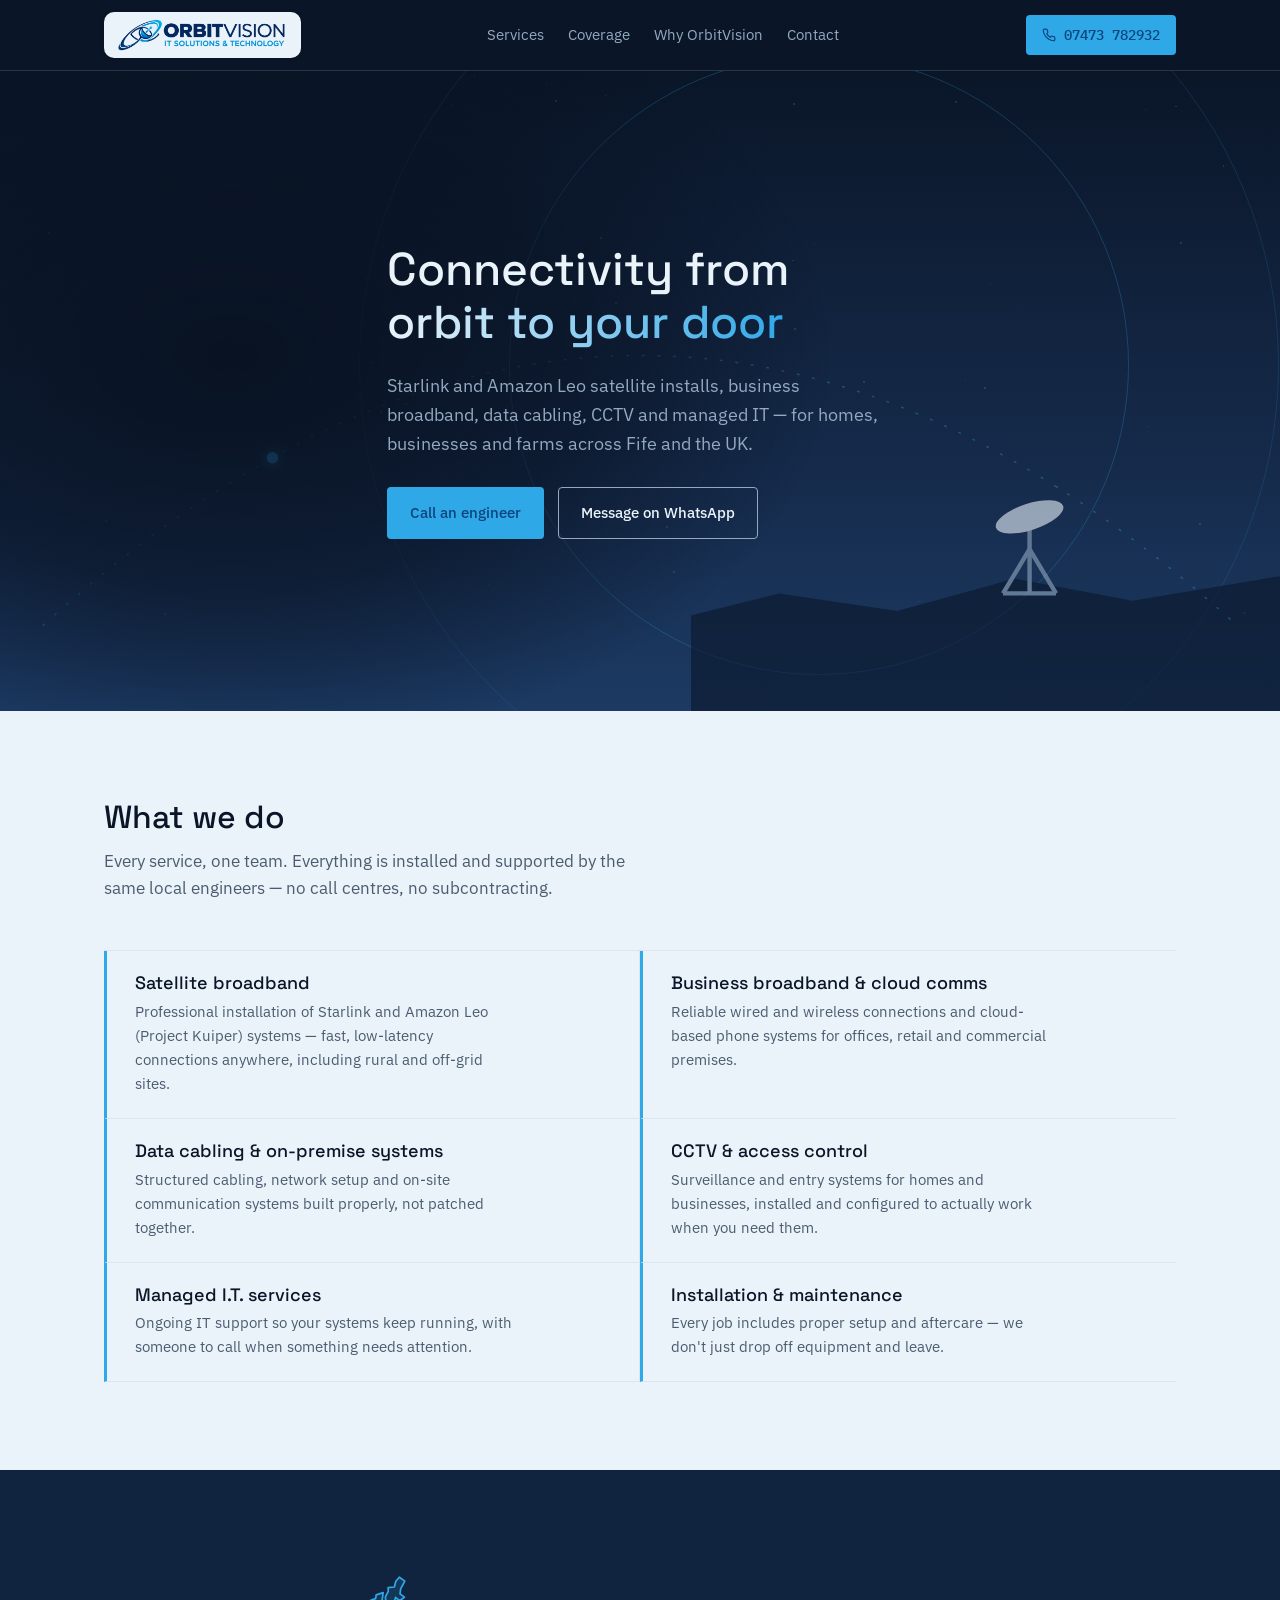
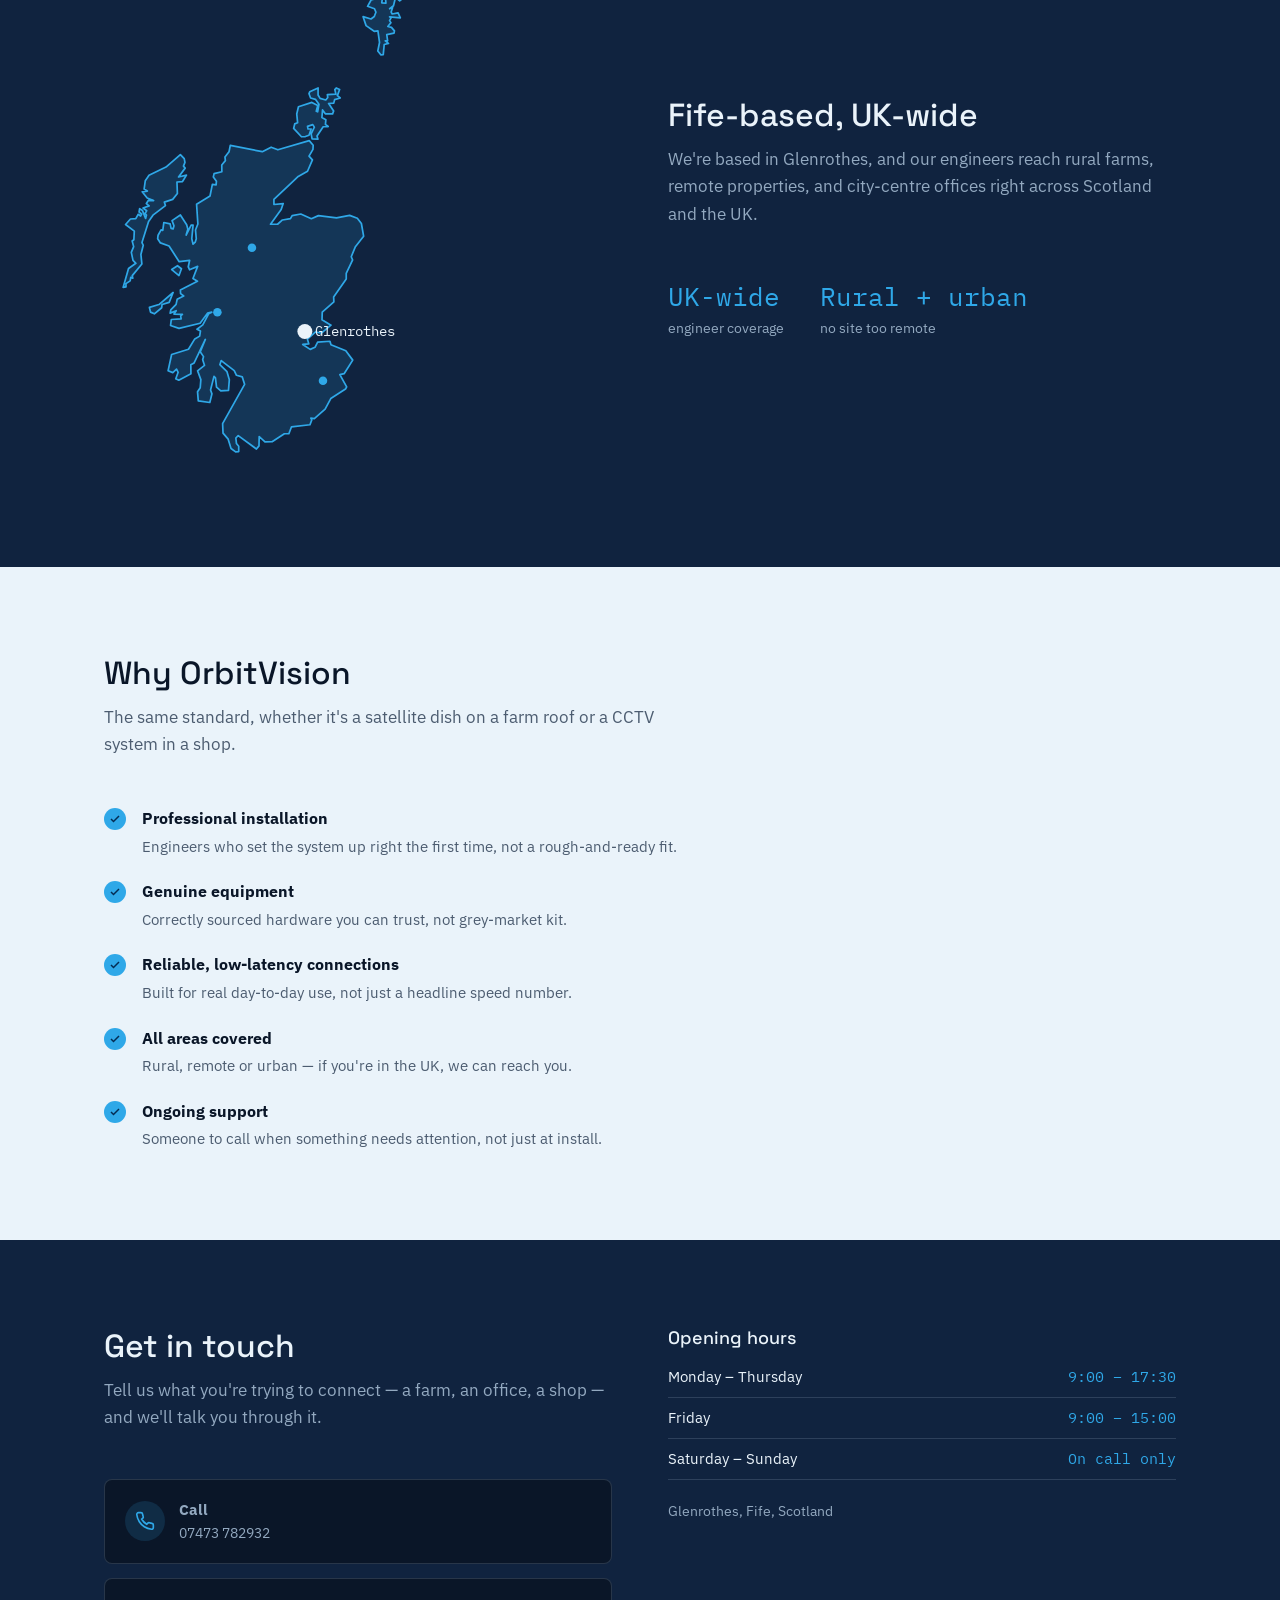
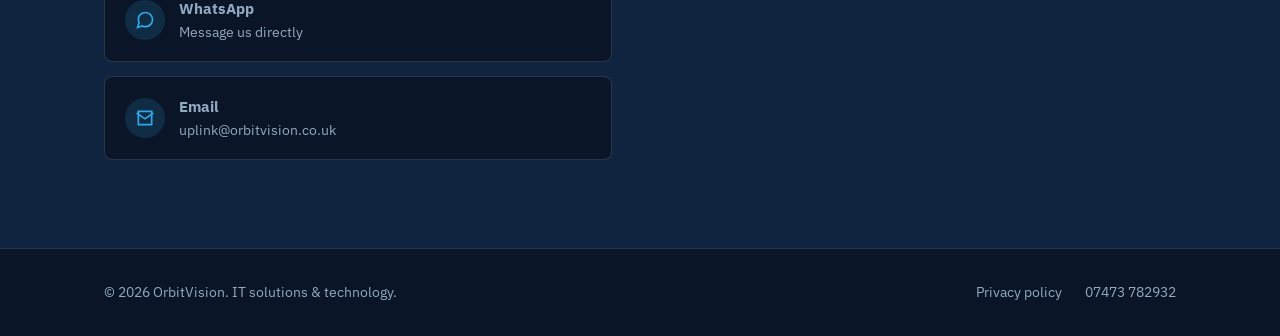
<file: index.html>
<!DOCTYPE html>
<html lang="en-GB">
<head>
<meta charset="UTF-8">
<meta name="viewport" content="width=device-width, initial-scale=1.0">
<title>OrbitVision — Satellite Broadband, CCTV &amp; IT Solutions | Fife &amp; UK-wide</title>
<meta name="description" content="OrbitVision installs Starlink and Amazon Leo satellite broadband, business connectivity, CCTV, access control and managed IT — for homes, businesses and farms across Fife and the UK.">
<meta name="robots" content="index, follow">
<link rel="canonical" href="https://orbitvision.co.uk/">
<meta property="og:title" content="OrbitVision — IT Solutions &amp; Technology">
<meta property="og:description" content="Satellite broadband, business connectivity, CCTV and managed IT — Fife-based, UK-wide.">
<meta property="og:type" content="website">
<meta property="og:url" content="https://orbitvision.co.uk/">
<meta property="og:image" content="https://orbitvision.co.uk/assets/og-image.png">
<meta property="og:image:width" content="1200">
<meta property="og:image:height" content="630">
<meta property="og:image:alt" content="OrbitVision — IT solutions and technology">
<meta name="twitter:card" content="summary_large_image">
<meta name="twitter:image" content="https://orbitvision.co.uk/assets/og-image.png">
<link rel="icon" type="image/png" href="/assets/favicon.png">
<link rel="preconnect" href="https://fonts.googleapis.com">
<link href="https://fonts.googleapis.com/css2?family=Space+Grotesk:wght@500&family=IBM+Plex+Sans:wght@400;500&family=IBM+Plex+Mono:wght@500&display=swap" rel="stylesheet">
<link rel="stylesheet" href="/style.css">
<script type="application/ld+json">
{
  "@context": "https://schema.org",
  "@type": "ProfessionalService",
  "name": "OrbitVision",
  "description": "Satellite broadband (Starlink and Amazon Leo), business broadband, data cabling, CCTV, access control and managed IT services.",
  "url": "https://orbitvision.co.uk/",
  "telephone": "+447473782932",
  "email": "uplink@orbitvision.co.uk",
  "image": "https://orbitvision.co.uk/assets/logo-full.png",
  "logo": "https://orbitvision.co.uk/assets/logo-full.png",
  "address": {
    "@type": "PostalAddress",
    "addressLocality": "Glenrothes",
    "addressRegion": "Fife",
    "addressCountry": "GB"
  },
  "areaServed": {
    "@type": "Country",
    "name": "United Kingdom"
  },
  "openingHoursSpecification": [
    {
      "@type": "OpeningHoursSpecification",
      "dayOfWeek": ["Monday", "Tuesday", "Wednesday", "Thursday"],
      "opens": "09:00",
      "closes": "17:30"
    },
    {
      "@type": "OpeningHoursSpecification",
      "dayOfWeek": ["Friday"],
      "opens": "09:00",
      "closes": "15:00"
    }
  ],
  "priceRange": "££"
}
</script>
</head>
<body>
<a class="skip-link" href="#main">Skip to content</a>

<header class="site-header">
  <div class="wrap header-row">
    <a class="brand" href="/">
      <img src="/assets/logo-header.png" alt="OrbitVision — IT solutions and technology" height="34">
    </a>
    <nav class="main-nav" id="main-nav" aria-label="Primary">
      <a href="#services">Services</a>
      <a href="#coverage">Coverage</a>
      <a href="#why">Why OrbitVision</a>
      <a href="#contact">Contact</a>
    </nav>
    <div style="display:flex; align-items:center; gap:10px;">
      <a class="nav-call" href="tel:+447473782932" aria-label="Call 07473 782932">
        <svg width="14" height="14" viewBox="0 0 24 24" fill="none" stroke="currentColor" stroke-width="2" aria-hidden="true"><path d="M22 16.92v3a2 2 0 0 1-2.18 2 19.79 19.79 0 0 1-8.63-3.07 19.5 19.5 0 0 1-6-6 19.79 19.79 0 0 1-3.07-8.67A2 2 0 0 1 4.11 2h3a2 2 0 0 1 2 1.72c.127.96.361 1.903.7 2.81a2 2 0 0 1-.45 2.11L8.09 9.91a16 16 0 0 0 6 6l1.27-1.27a2 2 0 0 1 2.11-.45c.907.339 1.85.573 2.81.7A2 2 0 0 1 22 16.92z"/></svg>
        <span class="nav-call-text">07473 782932</span>
      </a>
      <button class="nav-toggle" id="nav-toggle" aria-expanded="false" aria-controls="main-nav" aria-label="Open menu">
        <svg viewBox="0 0 24 24" fill="none" stroke="currentColor" stroke-width="2" aria-hidden="true"><line x1="3" y1="6" x2="21" y2="6"/><line x1="3" y1="12" x2="21" y2="12"/><line x1="3" y1="18" x2="21" y2="18"/></svg>
      </button>
    </div>
  </div>
</header>

<main id="main">

  <section class="hero" id="hero">
    <div class="hero-bg" aria-hidden="true">
      <div class="orbit-layer" id="orbit-layer">
        <div class="orbit-ring outer"></div>
        <div class="orbit-ring inner"></div>
      </div>
      <div class="hero-stars" id="hero-stars"></div>
      <svg class="hero-dish" viewBox="0 0 400 280" preserveAspectRatio="xMidYMax slice">
        <path d="M-20 220 L60 200 L140 212 L220 190 L300 205 L420 185 L420 280 L-20 280 Z" fill="#0A1628"/>
        <line x1="230" y1="150" x2="230" y2="200" stroke="#93A9C0" stroke-width="3"/>
        <line x1="212" y1="200" x2="248" y2="200" stroke="#93A9C0" stroke-width="3"/>
        <line x1="212" y1="200" x2="230" y2="170" stroke="#93A9C0" stroke-width="3"/>
        <line x1="248" y1="200" x2="230" y2="170" stroke="#93A9C0" stroke-width="3"/>
        <ellipse cx="230" cy="148" rx="24" ry="9" fill="#EAF3FA" transform="rotate(-18 230 148)"/>
      </svg>
      <svg class="hero-orbit-path" viewBox="0 0 900 500" preserveAspectRatio="xMidYMax slice">
        <defs>
          <filter id="sat-glow" x="-80%" y="-80%" width="260%" height="260%">
            <feGaussianBlur stdDeviation="4.5" result="blur"/>
            <feMerge><feMergeNode in="blur"/><feMergeNode in="SourceGraphic"/></feMerge>
          </filter>
        </defs>
        <path d="M 30 440 Q 450 60 870 440" fill="none" stroke="#2FA8E8" stroke-width="1" stroke-dasharray="2 9" opacity="0.35"/>
        <circle r="4" fill="#2FA8E8" filter="url(#sat-glow)">
          <animateMotion dur="8s" repeatCount="indefinite" path="M 30 440 Q 450 60 870 440"/>
        </circle>
      </svg>
      <div class="hero-vignette"></div>
    </div>
    <div class="wrap">
      <div class="hero-content">
        <h1>Connectivity from<br><span>orbit to your door</span></h1>
        <p class="lede">Starlink and Amazon Leo satellite installs, business broadband, data cabling, CCTV and managed IT — for homes, businesses and farms across Fife and the UK.</p>
        <div class="hero-ctas">
          <a class="btn btn-primary" href="tel:+447473782932">Call an engineer</a>
          <a class="btn btn-secondary" href="https://wa.me/447473782932?text=Hi%2C%20I%27d%20like%20to%20know%20more%20about%20your%20services." target="_blank" rel="noopener">Message on WhatsApp</a>
        </div>
      </div>
    </div>
  </section>

  <section class="section-ice" id="services">
    <div class="wrap">
      <h2 class="eyebrow-free-heading">What we do</h2>
      <p class="section-lede">Every service, one team. Everything is installed and supported by the same local engineers — no call centres, no subcontracting.</p>
      <div class="service-list">
        <div class="service-item">
          <h3>Satellite broadband</h3>
          <p>Professional installation of Starlink and Amazon Leo (Project Kuiper) systems — fast, low-latency connections anywhere, including rural and off-grid sites.</p>
        </div>
        <div class="service-item">
          <h3>Business broadband &amp; cloud comms</h3>
          <p>Reliable wired and wireless connections and cloud-based phone systems for offices, retail and commercial premises.</p>
        </div>
        <div class="service-item">
          <h3>Data cabling &amp; on-premise systems</h3>
          <p>Structured cabling, network setup and on-site communication systems built properly, not patched together.</p>
        </div>
        <div class="service-item">
          <h3>CCTV &amp; access control</h3>
          <p>Surveillance and entry systems for homes and businesses, installed and configured to actually work when you need them.</p>
        </div>
        <div class="service-item">
          <h3>Managed I.T. services</h3>
          <p>Ongoing IT support so your systems keep running, with someone to call when something needs attention.</p>
        </div>
        <div class="service-item">
          <h3>Installation &amp; maintenance</h3>
          <p>Every job includes proper setup and aftercare — we don't just drop off equipment and leave.</p>
        </div>
      </div>
    </div>
  </section>

  <section class="section-navy" id="coverage">
    <div class="wrap coverage-grid">
      <div class="coverage-art" aria-hidden="true">
        <svg viewBox="0 0 300 481">
          <path d="M 192.4 171.2 L 163.0 179.8 L 156.7 177.4 L 148.4 181.6 L 118.4 175.6 L 117.2 181.7 L 113.4 186.6 L 113.8 190.0 L 110.4 194.1 L 110.5 200.4 L 103.2 202.1 L 102.5 205.3 L 105.4 209.3 L 105.1 212.7 L 101.6 212.3 L 99.4 223.1 L 86.8 230.8 L 88.0 249.4 L 85.8 255.0 L 86.5 263.2 L 85.5 266.4 L 83.5 268.3 L 82.3 263.2 L 83.5 250.4 L 81.7 250.5 L 77.0 259.7 L 78.6 254.2 L 77.5 250.1 L 71.6 240.9 L 63.8 246.2 L 65.6 251.1 L 64.8 254.0 L 62.9 253.5 L 62.0 249.3 L 56.1 248.0 L 55.1 255.4 L 53.5 254.9 L 50.7 259.9 L 50.3 263.2 L 52.9 267.1 L 61.0 270.0 L 70.5 284.7 L 80.3 283.4 L 79.0 289.5 L 80.2 292.3 L 87.8 289.1 L 83.4 300.5 L 87.6 303.1 L 71.6 311.3 L 71.8 314.7 L 74.7 316.9 L 68.6 320.0 L 67.6 324.7 L 62.6 329.9 L 62.0 332.9 L 67.7 330.7 L 65.6 333.8 L 73.5 334.1 L 71.9 335.5 L 72.3 338.4 L 63.1 338.9 L 62.4 344.5 L 70.3 347.2 L 90.1 342.4 L 97.0 333.0 L 101.0 332.0 L 98.1 333.6 L 92.6 344.0 L 87.2 348.0 L 90.4 349.8 L 89.7 354.5 L 85.1 357.1 L 79.2 366.8 L 63.4 371.7 L 60.1 386.9 L 64.5 388.7 L 68.0 385.5 L 69.5 388.4 L 67.3 394.5 L 70.1 395.8 L 81.5 389.7 L 81.4 381.3 L 84.5 379.6 L 95.0 357.6 L 90.2 369.2 L 93.3 373.7 L 92.5 376.6 L 94.2 381.9 L 87.7 387.0 L 90.8 395.3 L 90.2 402.9 L 87.7 406.7 L 88.4 415.2 L 99.2 416.7 L 101.2 408.6 L 99.9 405.0 L 103.1 392.2 L 104.5 393.6 L 105.5 402.3 L 109.5 405.9 L 116.7 405.3 L 117.5 395.3 L 115.3 387.8 L 108.6 381.3 L 109.9 377.4 L 122.1 386.9 L 124.2 391.2 L 129.6 392.7 L 131.8 399.7 L 111.2 436.6 L 111.6 445.4 L 116.4 451.1 L 119.1 459.8 L 123.4 463.0 L 126.3 462.7 L 126.3 457.8 L 124.2 455.2 L 123.6 450.0 L 125.8 447.8 L 142.9 460.3 L 145.3 457.4 L 145.5 448.6 L 150.9 453.7 L 157.6 453.5 L 169.1 446.0 L 173.3 446.0 L 175.8 439.5 L 193.1 437.6 L 194.8 433.0 L 193.9 431.4 L 197.2 431.8 L 207.3 422.9 L 212.6 413.0 L 226.4 404.1 L 227.5 402.0 L 221.1 390.6 L 225.1 389.7 L 233.2 377.0 L 226.7 368.2 L 212.8 362.6 L 211.8 359.3 L 200.3 360.2 L 197.8 365.0 L 193.3 366.9 L 186.3 362.3 L 192.0 361.8 L 190.7 357.3 L 198.4 350.6 L 203.8 351.7 L 212.8 344.2 L 204.4 339.2 L 204.6 332.0 L 215.5 322.4 L 215.3 317.8 L 227.1 301.0 L 227.1 295.7 L 233.1 283.1 L 231.8 280.1 L 235.5 271.0 L 243.4 260.8 L 241.3 248.9 L 237.5 244.0 L 230.3 241.3 L 218.0 243.6 L 201.0 241.5 L 194.4 244.4 L 184.5 240.0 L 176.4 241.5 L 174.8 244.4 L 167.3 245.6 L 162.7 249.6 L 156.1 249.6 L 166.1 235.7 L 168.0 230.2 L 159.3 231.1 L 159.3 226.2 L 182.1 204.8 L 190.8 199.9 L 195.4 189.3 L 192.2 185.7 L 195.9 179.4 L 196.1 175.6 L 192.4 171.2 Z M 71.6 184.4 L 58.1 196.0 L 42.2 203.6 L 38.7 208.9 L 37.6 216.6 L 40.6 218.5 L 35.8 219.2 L 40.5 225.0 L 46.5 227.4 L 41.7 227.2 L 39.7 230.2 L 42.3 232.4 L 36.6 234.4 L 40.0 237.0 L 38.5 239.5 L 39.8 241.0 L 39.0 244.2 L 36.1 236.8 L 33.4 235.0 L 32.9 238.1 L 35.3 240.1 L 34.3 241.9 L 32.0 240.3 L 29.8 244.4 L 24.8 244.7 L 20.2 249.8 L 28.4 256.1 L 28.0 264.1 L 26.4 265.3 L 27.8 270.6 L 25.6 276.0 L 27.2 283.5 L 29.9 286.2 L 23.0 291.1 L 18.0 308.7 L 20.6 308.4 L 20.6 305.3 L 24.5 302.7 L 25.1 299.4 L 27.0 300.1 L 26.5 297.8 L 35.5 286.8 L 34.6 278.0 L 36.8 269.3 L 35.6 266.8 L 41.8 247.1 L 45.9 241.1 L 57.6 232.1 L 56.6 228.9 L 64.4 226.3 L 68.8 220.8 L 68.4 210.0 L 73.6 209.6 L 77.3 203.6 L 69.9 205.3 L 76.1 197.0 L 74.5 195.1 L 75.9 191.6 L 75.2 188.1 L 71.6 184.4 Z M 276.9 18.0 L 273.6 21.8 L 272.2 27.2 L 266.4 27.7 L 266.5 31.2 L 263.8 36.5 L 264.3 42.3 L 260.4 42.0 L 261.7 32.5 L 255.2 34.6 L 254.6 38.1 L 250.4 39.4 L 247.1 45.3 L 253.6 47.6 L 254.9 50.8 L 253.4 54.9 L 250.3 57.2 L 242.9 55.0 L 245.7 63.4 L 253.3 68.7 L 256.8 68.3 L 258.3 79.2 L 256.7 87.1 L 259.5 90.8 L 261.8 90.6 L 262.7 81.1 L 266.7 80.0 L 263.7 77.7 L 265.9 77.6 L 265.1 71.8 L 271.9 70.5 L 272.3 68.3 L 269.5 65.0 L 266.1 64.2 L 269.0 60.6 L 267.7 58.7 L 269.1 56.2 L 267.8 55.2 L 277.8 56.1 L 275.7 51.4 L 270.2 52.5 L 269.2 50.7 L 270.6 46.4 L 267.8 47.6 L 271.4 44.8 L 273.3 36.9 L 277.2 40.1 L 281.7 36.7 L 277.5 33.6 L 278.1 28.9 L 282.0 21.7 L 276.9 18.0 Z M 217.7 121.8 L 216.4 123.4 L 217.4 127.6 L 209.4 128.1 L 209.8 130.8 L 207.9 133.1 L 202.6 131.6 L 200.7 128.4 L 200.7 121.8 L 192.9 125.4 L 192.2 127.2 L 193.7 131.2 L 198.2 132.5 L 201.5 137.1 L 200.3 144.2 L 199.0 143.7 L 200.4 138.3 L 194.9 135.4 L 182.3 139.5 L 180.7 146.2 L 181.5 154.4 L 178.8 155.5 L 177.8 159.8 L 185.1 167.6 L 188.8 167.4 L 192.2 166.2 L 194.2 160.3 L 191.3 160.3 L 190.8 157.8 L 195.7 156.2 L 197.2 158.6 L 194.2 164.8 L 195.1 169.6 L 200.6 169.9 L 199.7 166.8 L 205.5 158.2 L 210.2 158.0 L 207.6 156.0 L 208.0 151.6 L 204.3 149.5 L 204.9 142.4 L 207.5 146.1 L 214.3 146.1 L 215.3 143.4 L 210.6 136.4 L 215.4 136.1 L 216.2 132.8 L 221.5 131.2 L 218.8 129.0 L 220.9 123.3 L 217.7 121.8 Z M 64.8 313.6 L 51.5 324.9 L 42.6 327.6 L 43.6 332.0 L 47.2 333.6 L 54.1 327.9 L 54.4 324.9 L 61.1 322.9 L 64.8 313.6 Z M 68.9 288.5 L 63.5 292.1 L 70.3 297.7 L 72.6 291.3 L 68.9 288.5 Z"
            fill="rgba(47,168,232,0.14)" stroke="#2FA8E8" stroke-width="1.6" stroke-linejoin="round"/>
          <circle cx="138.7" cy="271.7" r="4" fill="#2FA8E8"/>
          <circle cx="106.3" cy="332.2" r="4" fill="#2FA8E8"/>
          <circle cx="205.3" cy="396.3" r="4" fill="#2FA8E8"/>
          <circle cx="188.3" cy="350.1" r="7" fill="#EAF3FA"/>
          <text x="198" y="354" fill="#EAF3FA" font-size="13" font-family="IBM Plex Mono, monospace">Glenrothes</text>
        </svg>
      </div>
      <div>
        <h2 class="eyebrow-free-heading">Fife-based, UK-wide</h2>
        <p class="section-lede">We're based in Glenrothes, and our engineers reach rural farms, remote properties, and city-centre offices right across Scotland and the UK.</p>
        <div class="coverage-stats">
          <div class="stat"><div class="num">UK-wide</div><div class="label">engineer coverage</div></div>
          <div class="stat"><div class="num">Rural + urban</div><div class="label">no site too remote</div></div>
        </div>
      </div>
    </div>
  </section>

  <section class="section-ice" id="why">
    <div class="wrap">
      <h2 class="eyebrow-free-heading">Why OrbitVision</h2>
      <p class="section-lede">The same standard, whether it's a satellite dish on a farm roof or a CCTV system in a shop.</p>
      <ul class="reason-list">
        <li>
          <span class="reason-mark"><svg viewBox="0 0 24 24" fill="none" stroke="#042C53" stroke-width="3"><polyline points="20 6 9 17 4 12"/></svg></span>
          <div><strong>Professional installation</strong><span class="desc">Engineers who set the system up right the first time, not a rough-and-ready fit.</span></div>
        </li>
        <li>
          <span class="reason-mark"><svg viewBox="0 0 24 24" fill="none" stroke="#042C53" stroke-width="3"><polyline points="20 6 9 17 4 12"/></svg></span>
          <div><strong>Genuine equipment</strong><span class="desc">Correctly sourced hardware you can trust, not grey-market kit.</span></div>
        </li>
        <li>
          <span class="reason-mark"><svg viewBox="0 0 24 24" fill="none" stroke="#042C53" stroke-width="3"><polyline points="20 6 9 17 4 12"/></svg></span>
          <div><strong>Reliable, low-latency connections</strong><span class="desc">Built for real day-to-day use, not just a headline speed number.</span></div>
        </li>
        <li>
          <span class="reason-mark"><svg viewBox="0 0 24 24" fill="none" stroke="#042C53" stroke-width="3"><polyline points="20 6 9 17 4 12"/></svg></span>
          <div><strong>All areas covered</strong><span class="desc">Rural, remote or urban — if you're in the UK, we can reach you.</span></div>
        </li>
        <li>
          <span class="reason-mark"><svg viewBox="0 0 24 24" fill="none" stroke="#042C53" stroke-width="3"><polyline points="20 6 9 17 4 12"/></svg></span>
          <div><strong>Ongoing support</strong><span class="desc">Someone to call when something needs attention, not just at install.</span></div>
        </li>
      </ul>
    </div>
  </section>

  <section class="section-navy" id="contact">
    <div class="wrap contact-grid">
      <div>
        <h2 class="eyebrow-free-heading">Get in touch</h2>
        <p class="section-lede">Tell us what you're trying to connect — a farm, an office, a shop — and we'll talk you through it.</p>
        <div class="contact-options">
          <a class="contact-card" href="tel:+447473782932">
            <span class="icon"><svg viewBox="0 0 24 24" fill="none" stroke="#2FA8E8" stroke-width="2" aria-hidden="true"><path d="M22 16.92v3a2 2 0 0 1-2.18 2 19.79 19.79 0 0 1-8.63-3.07 19.5 19.5 0 0 1-6-6 19.79 19.79 0 0 1-3.07-8.67A2 2 0 0 1 4.11 2h3a2 2 0 0 1 2 1.72c.127.96.361 1.903.7 2.81a2 2 0 0 1-.45 2.11L8.09 9.91a16 16 0 0 0 6 6l1.27-1.27a2 2 0 0 1 2.11-.45c.907.339 1.85.573 2.81.7A2 2 0 0 1 22 16.92z"/></svg></span>
            <span><strong>Call</strong><span>07473 782932</span></span>
          </a>
          <a class="contact-card" href="https://wa.me/447473782932?text=Hi%2C%20I%27d%20like%20to%20know%20more%20about%20your%20services." target="_blank" rel="noopener">
            <span class="icon"><svg viewBox="0 0 24 24" fill="none" stroke="#2FA8E8" stroke-width="2" aria-hidden="true"><path d="M21 11.5a8.38 8.38 0 0 1-.9 3.8 8.5 8.5 0 0 1-7.6 4.7 8.38 8.38 0 0 1-3.8-.9L3 21l1.9-5.7a8.38 8.38 0 0 1-.9-3.8 8.5 8.5 0 0 1 4.7-7.6 8.38 8.38 0 0 1 3.8-.9h.5a8.48 8.48 0 0 1 8 8v.5z"/></svg></span>
            <span><strong>WhatsApp</strong><span>Message us directly</span></span>
          </a>
          <a class="contact-card" href="mailto:uplink@orbitvision.co.uk">
            <span class="icon"><svg viewBox="0 0 24 24" fill="none" stroke="#2FA8E8" stroke-width="2" aria-hidden="true"><path d="M4 4h16v16H4z"/><path d="M22 6l-10 7L2 6"/></svg></span>
            <span><strong>Email</strong><span>uplink@orbitvision.co.uk</span></span>
          </a>
        </div>
      </div>
      <div>
        <h3 style="color:var(--ice); font-size:18px; margin-bottom:6px;">Opening hours</h3>
        <table class="hours-table">
          <tr><td>Monday – Thursday</td><td>9:00 – 17:30</td></tr>
          <tr><td>Friday</td><td>9:00 – 15:00</td></tr>
          <tr><td>Saturday – Sunday</td><td>On call only</td></tr>
        </table>
        <p style="color:var(--cloud); font-size:14px; margin-top:20px;">Glenrothes, Fife, Scotland</p>
      </div>
    </div>
  </section>

</main>

<footer class="site-footer">
  <div class="wrap footer-row">
    <span>© <span id="year">2026</span> OrbitVision. IT solutions &amp; technology.</span>
    <span class="footer-links">
      <a href="/privacy-policy/">Privacy policy</a>
      <a href="tel:+447473782932">07473 782932</a>
    </span>
  </div>
</footer>

<script src="/script.js"></script>
</body>
</html>
</file>
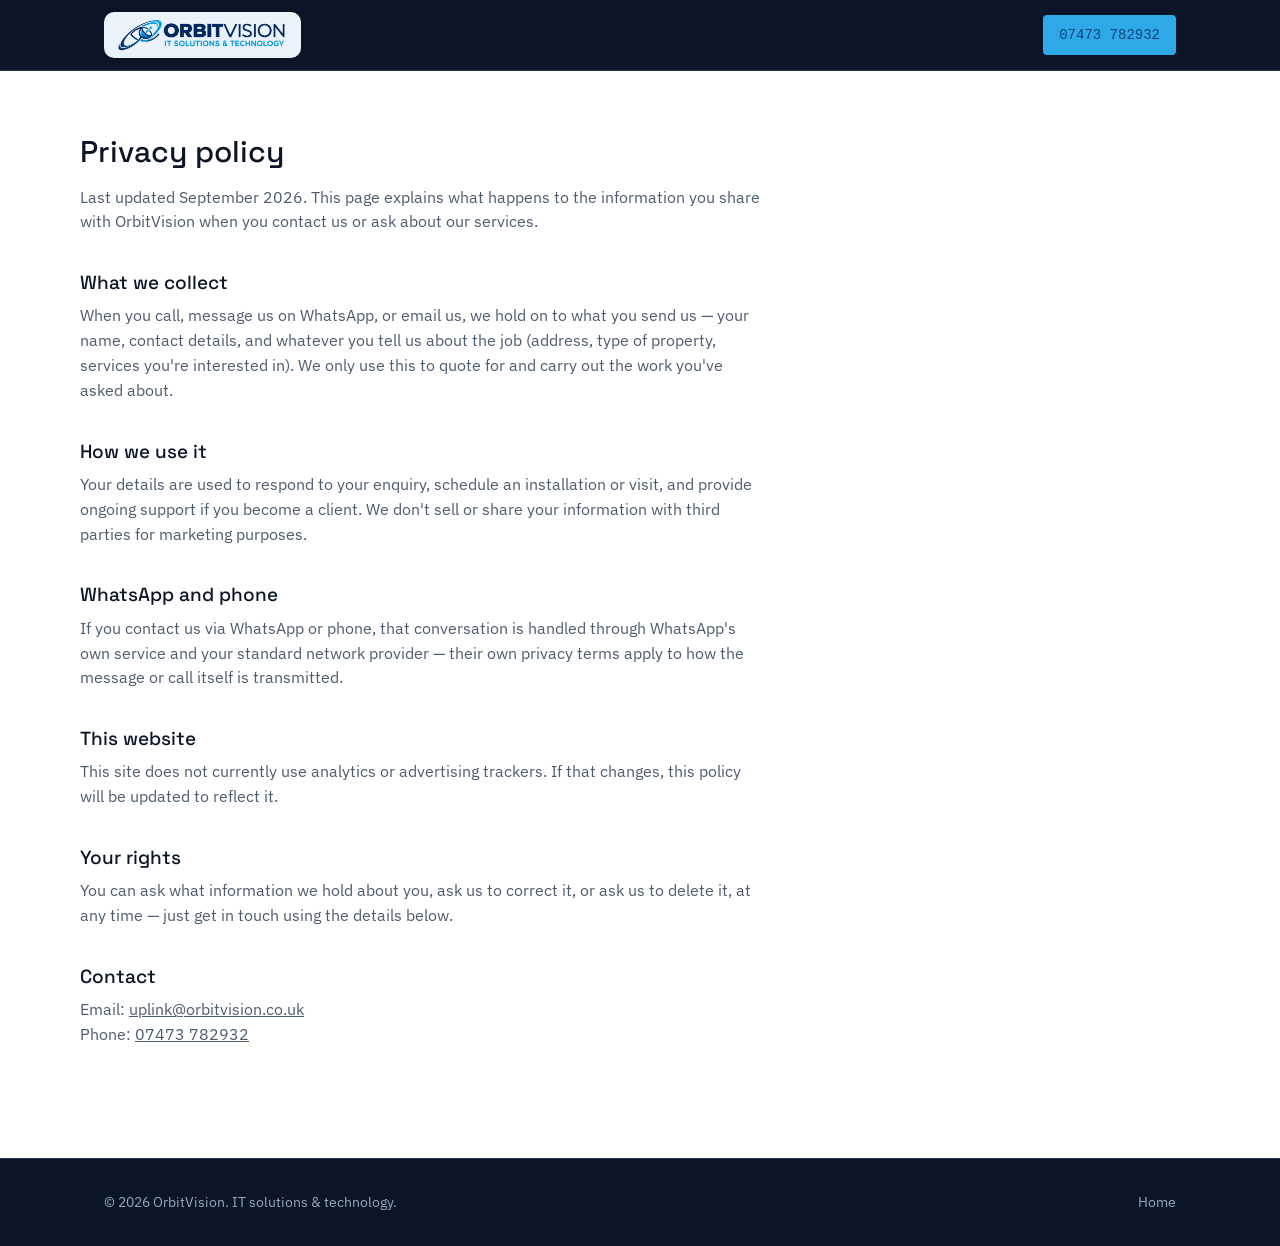
<file: privacy-policy/index.html>
<!DOCTYPE html>
<html lang="en-GB">
<head>
<meta charset="UTF-8">
<meta name="viewport" content="width=device-width, initial-scale=1.0">
<title>Privacy Policy | OrbitVision</title>
<meta name="description" content="How OrbitVision handles the information you share with us.">
<meta name="robots" content="index, follow">
<link rel="canonical" href="https://orbitvision.co.uk/privacy-policy/">
<link rel="icon" type="image/png" href="/assets/favicon.png">
<link href="https://fonts.googleapis.com/css2?family=Space+Grotesk:wght@500&family=IBM+Plex+Sans:wght@400;500&display=swap" rel="stylesheet">
<link rel="stylesheet" href="/style.css">
<style>
  .legal { padding: 64px 0 96px; }
  .legal h1 { font-size: 30px; }
  .legal h2 { font-size: 19px; margin-top: 2em; }
  .legal p, .legal li { color: var(--soft); font-size: 15.5px; max-width: 68ch; }
</style>
</head>
<body>
<a class="skip-link" href="#main">Skip to content</a>
<header class="site-header">
  <div class="wrap header-row">
    <a class="brand" href="/">
      <img src="/assets/logo-header.png" alt="OrbitVision — IT solutions and technology" height="34">
    </a>
    <div style="display:flex; align-items:center; gap:10px;">
      <a class="nav-call" href="tel:+447473782932">07473 782932</a>
    </div>
  </div>
</header>
<main id="main" class="wrap legal">
  <h1>Privacy policy</h1>
  <p>Last updated September 2026. This page explains what happens to the information you share with OrbitVision when you contact us or ask about our services.</p>

  <h2>What we collect</h2>
  <p>When you call, message us on WhatsApp, or email us, we hold on to what you send us — your name, contact details, and whatever you tell us about the job (address, type of property, services you're interested in). We only use this to quote for and carry out the work you've asked about.</p>

  <h2>How we use it</h2>
  <p>Your details are used to respond to your enquiry, schedule an installation or visit, and provide ongoing support if you become a client. We don't sell or share your information with third parties for marketing purposes.</p>

  <h2>WhatsApp and phone</h2>
  <p>If you contact us via WhatsApp or phone, that conversation is handled through WhatsApp's own service and your standard network provider — their own privacy terms apply to how the message or call itself is transmitted.</p>

  <h2>This website</h2>
  <p>This site does not currently use analytics or advertising trackers. If that changes, this policy will be updated to reflect it.</p>

  <h2>Your rights</h2>
  <p>You can ask what information we hold about you, ask us to correct it, or ask us to delete it, at any time — just get in touch using the details below.</p>

  <h2>Contact</h2>
  <p>Email: <a href="mailto:uplink@orbitvision.co.uk">uplink@orbitvision.co.uk</a><br>Phone: <a href="tel:+447473782932">07473 782932</a></p>
</main>
<footer class="site-footer">
  <div class="wrap footer-row">
    <span>© <span id="year">2026</span> OrbitVision. IT solutions &amp; technology.</span>
    <span class="footer-links"><a href="/">Home</a></span>
  </div>
</footer>
<script src="/script.js"></script>
</body>
</html>
</file>
<file: style.css>
/* OrbitVision — design tokens */
:root {
  --navy-deep: #0A1628;
  --navy-mid: #10233F;
  --signal: #2FA8E8;
  --signal-dark: #0C447C;
  --ice: #EAF3FA;
  --paper: #FFFFFF;
  --cloud: #93A9C0;
  --ink: #0A1628;
  --soft: #4C5C70;
  --line: #DCE6F0;
  --line-dark: rgba(147,169,192,0.22);
  --font-head: 'Space Grotesk', sans-serif;
  --font-body: 'IBM Plex Sans', sans-serif;
  --font-mono: 'IBM Plex Mono', monospace;
  --max: 1120px;
}

* { box-sizing: border-box; }
html { scroll-behavior: smooth; }
body {
  margin: 0;
  font-family: var(--font-body);
  color: var(--ink);
  background: var(--paper);
  line-height: 1.6;
  font-size: 16px;
}
h1, h2, h3 {
  font-family: var(--font-head);
  font-weight: 500;
  line-height: 1.15;
  margin: 0 0 0.5em;
}
p { margin: 0 0 1em; max-width: 62ch; }
a { color: inherit; }
img { max-width: 100%; display: block; }
.wrap { max-width: var(--max); margin: 0 auto; padding: 0 24px; }
.visually-hidden {
  position: absolute; width: 1px; height: 1px; overflow: hidden;
  clip: rect(0,0,0,0); white-space: nowrap;
}

/* skip link */
.skip-link {
  position: absolute; left: 8px; top: -48px;
  background: var(--signal); color: var(--navy-deep);
  padding: 10px 16px; border-radius: 4px; z-index: 100;
  font-family: var(--font-body); font-weight: 500; text-decoration: none;
  transition: top 0.15s ease;
}
.skip-link:focus { top: 8px; }

/* focus visibility */
a:focus-visible, button:focus-visible {
  outline: 2px solid var(--signal);
  outline-offset: 2px;
}

/* header */
header.site-header {
  background: var(--navy-deep);
  position: sticky; top: 0; z-index: 20;
  border-bottom: 1px solid var(--line-dark);
}
.header-row {
  display: flex; align-items: center; justify-content: space-between;
  gap: 16px; padding: 12px 24px;
}
.brand {
  display: flex; align-items: center; text-decoration: none;
  background: var(--ice);
  padding: 6px 14px;
  border-radius: 10px;
  box-shadow: 0 1px 4px rgba(0,0,0,0.18);
}
.brand img { height: 34px; width: auto; display: block; }
nav.main-nav { display: flex; align-items: center; gap: 24px; }
nav.main-nav a {
  color: var(--cloud); text-decoration: none; font-size: 15px;
}
nav.main-nav a:hover { color: var(--ice); }
.nav-call {
  display: inline-flex; align-items: center; gap: 8px;
  background: var(--signal); color: var(--signal-dark);
  padding: 9px 16px; border-radius: 4px;
  font-family: var(--font-mono); font-size: 14px; font-weight: 500;
  text-decoration: none; white-space: nowrap;
}
.nav-toggle {
  display: none; background: none; border: none; color: var(--ice);
  width: 34px; height: 34px; cursor: pointer; padding: 0;
}
.nav-toggle svg { width: 22px; height: 22px; }

/* hero */
.hero {
  background: linear-gradient(180deg, #0A1628 0%, #152A4A 60%, #1C3A63 100%);
  color: var(--ice);
  position: relative;
  overflow: hidden;
  min-height: 640px;
  display: flex;
  align-items: center;
  padding: 72px 0;
}
.hero-bg { position: absolute; inset: 0; z-index: 0; }
.hero-stars { position: absolute; inset: 0; }
.star {
  position: absolute; border-radius: 50%; background: #EAF3FA;
  opacity: 0.15; animation: twinkle 4s ease-in-out infinite;
}
@keyframes twinkle { 0%, 100% { opacity: 0.12; } 50% { opacity: 0.7; } }

.orbit-layer {
  position: absolute; top: 46%; left: 64%;
  width: 920px; height: 920px; margin: -460px 0 0 -460px;
  will-change: transform;
}
.orbit-ring {
  position: absolute; inset: 0; border-radius: 50%;
  border: 1px solid rgba(47, 168, 232, 0.16);
}
.orbit-ring.inner { inset: 150px; border-color: rgba(47, 168, 232, 0.26); }
.orbit-ring.outer { animation: spin 110s linear infinite; }
.orbit-ring.inner { animation: spin 75s linear infinite reverse; }
@keyframes spin { from { transform: rotate(0deg); } to { transform: rotate(360deg); } }

.hero-dish { position: absolute; right: 0; bottom: 0; width: 46%; opacity: 0.6; }
.hero-orbit-path { position: absolute; inset: 0; width: 100%; height: 100%; }

.hero-vignette {
  position: absolute; inset: 0;
  background: radial-gradient(ellipse 65% 85% at 18% 45%, rgba(8,17,32,0.92) 0%, rgba(8,17,32,0.6) 42%, rgba(8,17,32,0) 72%);
}

.hero-content { position: relative; z-index: 2; max-width: 600px; }
.hero h1 { font-size: 46px; color: var(--ice); }
.hero h1 span {
  background: linear-gradient(90deg, var(--ice), var(--signal));
  -webkit-background-clip: text; background-clip: text; color: transparent;
}
.hero p.lede { color: var(--cloud); font-size: 18px; max-width: 46ch; }
.hero-ctas { display: flex; gap: 14px; flex-wrap: wrap; margin-top: 28px; }
.btn {
  display: inline-flex; align-items: center; gap: 8px;
  padding: 13px 22px; border-radius: 4px; text-decoration: none;
  font-size: 15px; font-weight: 500; border: 1px solid transparent;
  transition: box-shadow 0.2s ease, transform 0.15s ease, background 0.15s ease;
}
.btn-primary { background: var(--signal); color: var(--signal-dark); }
.btn-primary:hover { box-shadow: 0 0 28px rgba(47, 168, 232, 0.45); transform: translateY(-1px); }
.btn-secondary { border-color: var(--cloud); color: var(--ice); }
.btn-secondary:hover { background: rgba(234, 243, 250, 0.08); transform: translateY(-1px); }

/* sections */
section { padding: 88px 0; }
.section-ice { background: var(--ice); }
.section-navy { background: var(--navy-mid); color: var(--ice); }
.eyebrow-free-heading { font-size: 32px; margin-bottom: 12px; }
.section-lede { color: var(--soft); font-size: 17px; max-width: 56ch; margin-bottom: 48px; }
.section-navy .section-lede { color: var(--cloud); }

/* services */
.service-list {
  display: grid; grid-template-columns: repeat(2, 1fr); gap: 0;
  border-top: 1px solid var(--line);
}
.service-item {
  border-bottom: 1px solid var(--line);
  border-left: 3px solid var(--signal);
  padding: 22px 28px;
}
.service-item:nth-child(odd) { border-right: 1px solid var(--line); }
.service-item h3 { font-size: 18px; margin-bottom: 6px; }
.service-item p { color: var(--soft); font-size: 15px; margin: 0; max-width: 42ch; }

/* coverage */
.coverage-grid { display: grid; grid-template-columns: 1fr 1fr; gap: 56px; align-items: center; }
.coverage-art svg { width: 100%; height: auto; max-width: 320px; }
.coverage-stats { display: flex; gap: 36px; margin-top: 28px; flex-wrap: wrap; }
.stat .num { font-family: var(--font-mono); font-size: 26px; color: var(--signal); }
.stat .label { color: var(--cloud); font-size: 14px; }

/* why choose */
.reason-list { list-style: none; margin: 0; padding: 0; display: grid; gap: 20px; }
.reason-list li { display: flex; gap: 16px; align-items: flex-start; }
.reason-mark {
  width: 22px; height: 22px; border-radius: 50%; background: var(--signal);
  flex-shrink: 0; margin-top: 2px;
  display: flex; align-items: center; justify-content: center;
}
.reason-mark svg { width: 12px; height: 12px; }
.reason-list strong { display: block; font-size: 16px; margin-bottom: 2px; }
.reason-list span.desc { color: var(--soft); font-size: 15px; }

/* contact */
.contact-grid { display: grid; grid-template-columns: 1fr 1fr; gap: 56px; }
.contact-options { display: grid; gap: 14px; }
.contact-card {
  display: flex; align-items: center; gap: 14px;
  background: var(--navy-deep); border: 1px solid var(--line-dark);
  border-radius: 8px; padding: 18px 20px; text-decoration: none; color: var(--ice);
}
.contact-card .icon {
  width: 40px; height: 40px; border-radius: 50%; background: rgba(47,168,232,0.15);
  display: flex; align-items: center; justify-content: center; flex-shrink: 0;
}
.contact-card .icon svg { width: 20px; height: 20px; }
.contact-card strong { display: block; font-size: 15px; }
.contact-card span { color: var(--cloud); font-size: 14px; }
.hours-table { width: 100%; border-collapse: collapse; margin-top: 8px; }
.hours-table td { padding: 8px 0; border-bottom: 1px solid var(--line-dark); font-size: 15px; }
.hours-table td:last-child { text-align: right; font-family: var(--font-mono); color: var(--signal); }

/* footer */
footer.site-footer {
  background: var(--navy-deep); color: var(--cloud);
  padding: 32px 0; border-top: 1px solid var(--line-dark);
}
.footer-row {
  display: flex; justify-content: space-between; align-items: center;
  flex-wrap: wrap; gap: 12px; font-size: 14px;
}
.footer-links a { color: var(--cloud); text-decoration: none; margin-left: 20px; }
.footer-links a:hover { color: var(--ice); }

/* responsive */
@media (max-width: 860px) {
  .coverage-grid, .contact-grid { grid-template-columns: 1fr; }
  .hero { min-height: 560px; }
  .orbit-layer { width: 620px; height: 620px; margin: -310px 0 0 -310px; left: 70%; }
  .hero-dish { width: 70%; opacity: 0.4; }
  .service-list { grid-template-columns: 1fr; }
  .service-item:nth-child(odd) { border-right: none; }
  .nav-toggle { display: block; }
  header.site-header { position: sticky; }
  .header-row { position: relative; flex-wrap: wrap; }
  .brand img { height: 28px; }
  .brand { padding: 5px 12px; }
  .nav-call-text { display: none; }
  .nav-call { padding: 9px 11px; }
  nav.main-nav {
    display: none; position: absolute; top: 100%; left: 0; right: 0;
    background: var(--navy-deep); flex-direction: column; align-items: flex-start;
    gap: 4px; padding: 16px 24px 20px; border-bottom: 1px solid var(--line-dark);
  }
  nav.main-nav.open { display: flex; }
  nav.main-nav a { padding: 8px 0; width: 100%; }
  .hero h1 { font-size: 32px; }
}

@media (prefers-reduced-motion: reduce) {
  html { scroll-behavior: auto; }
  * { animation-duration: 0.01ms !important; animation-iteration-count: 1 !important; }
}
</file>
